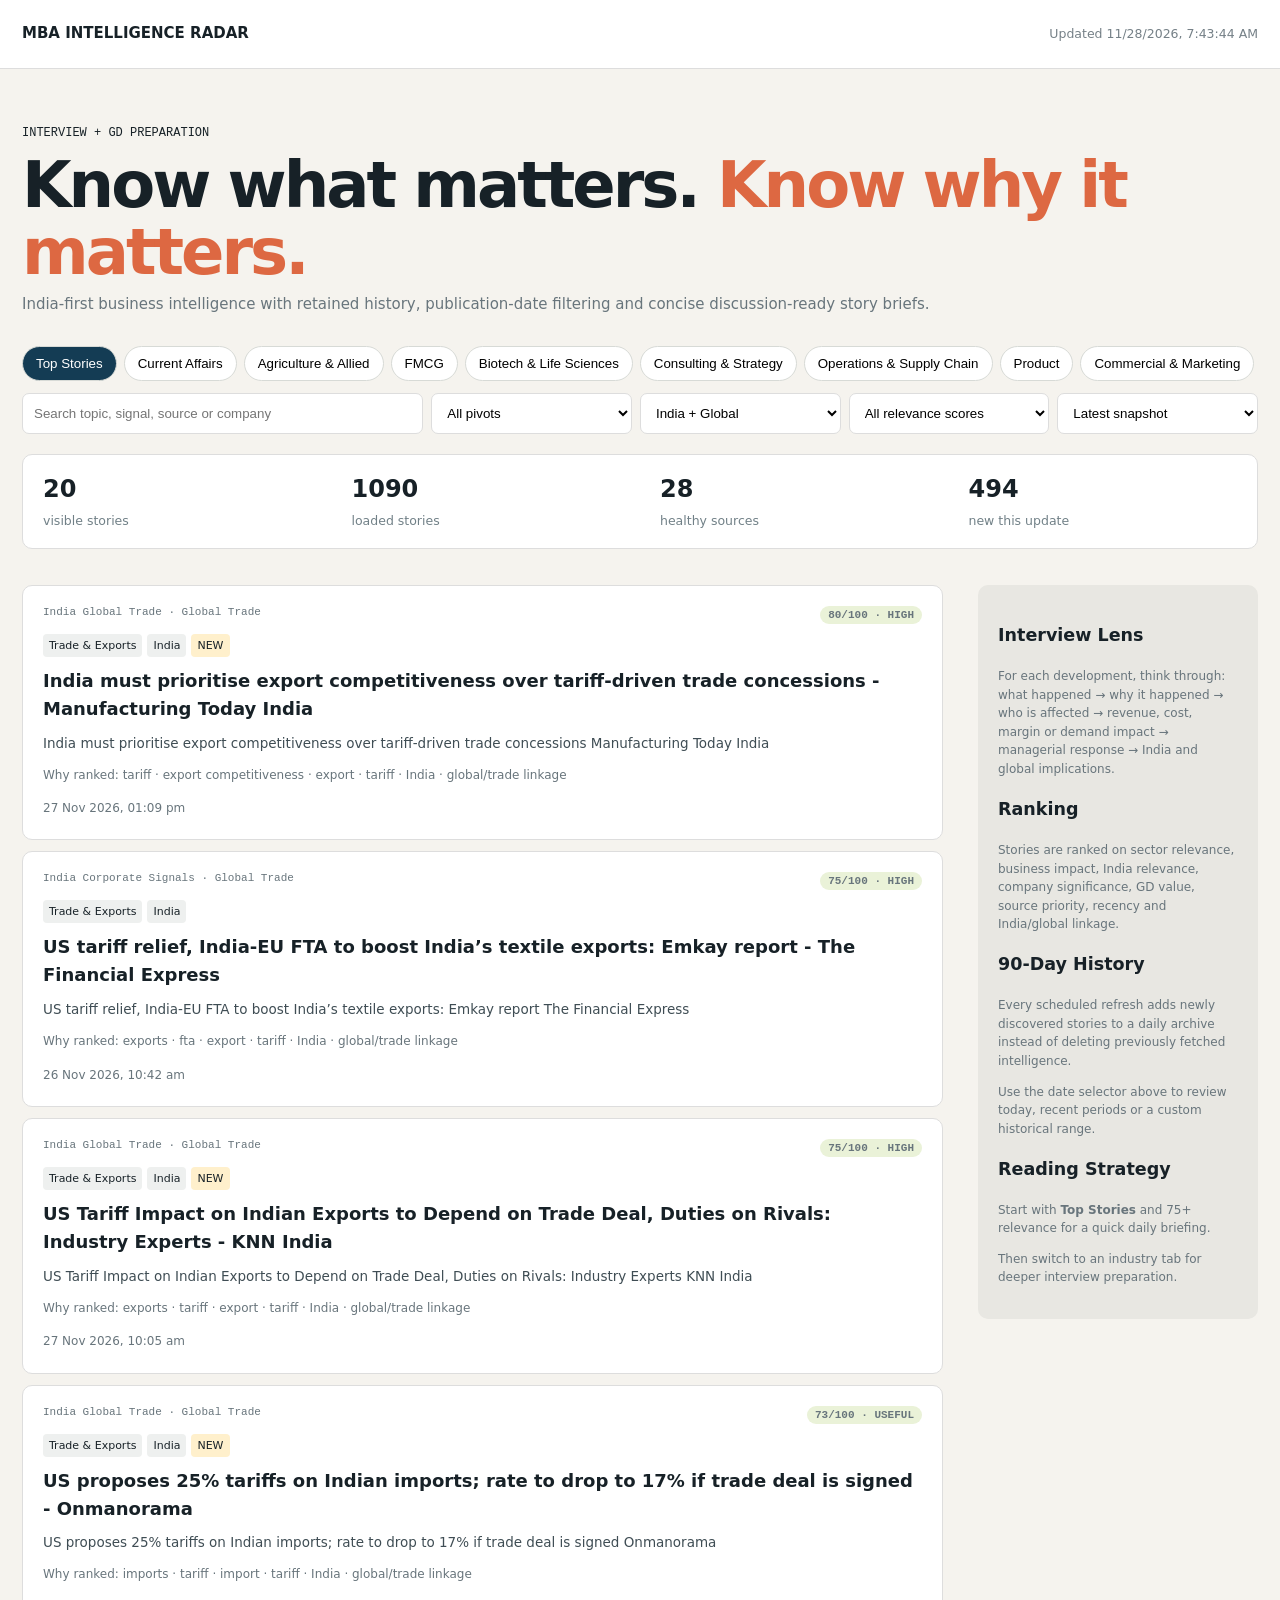
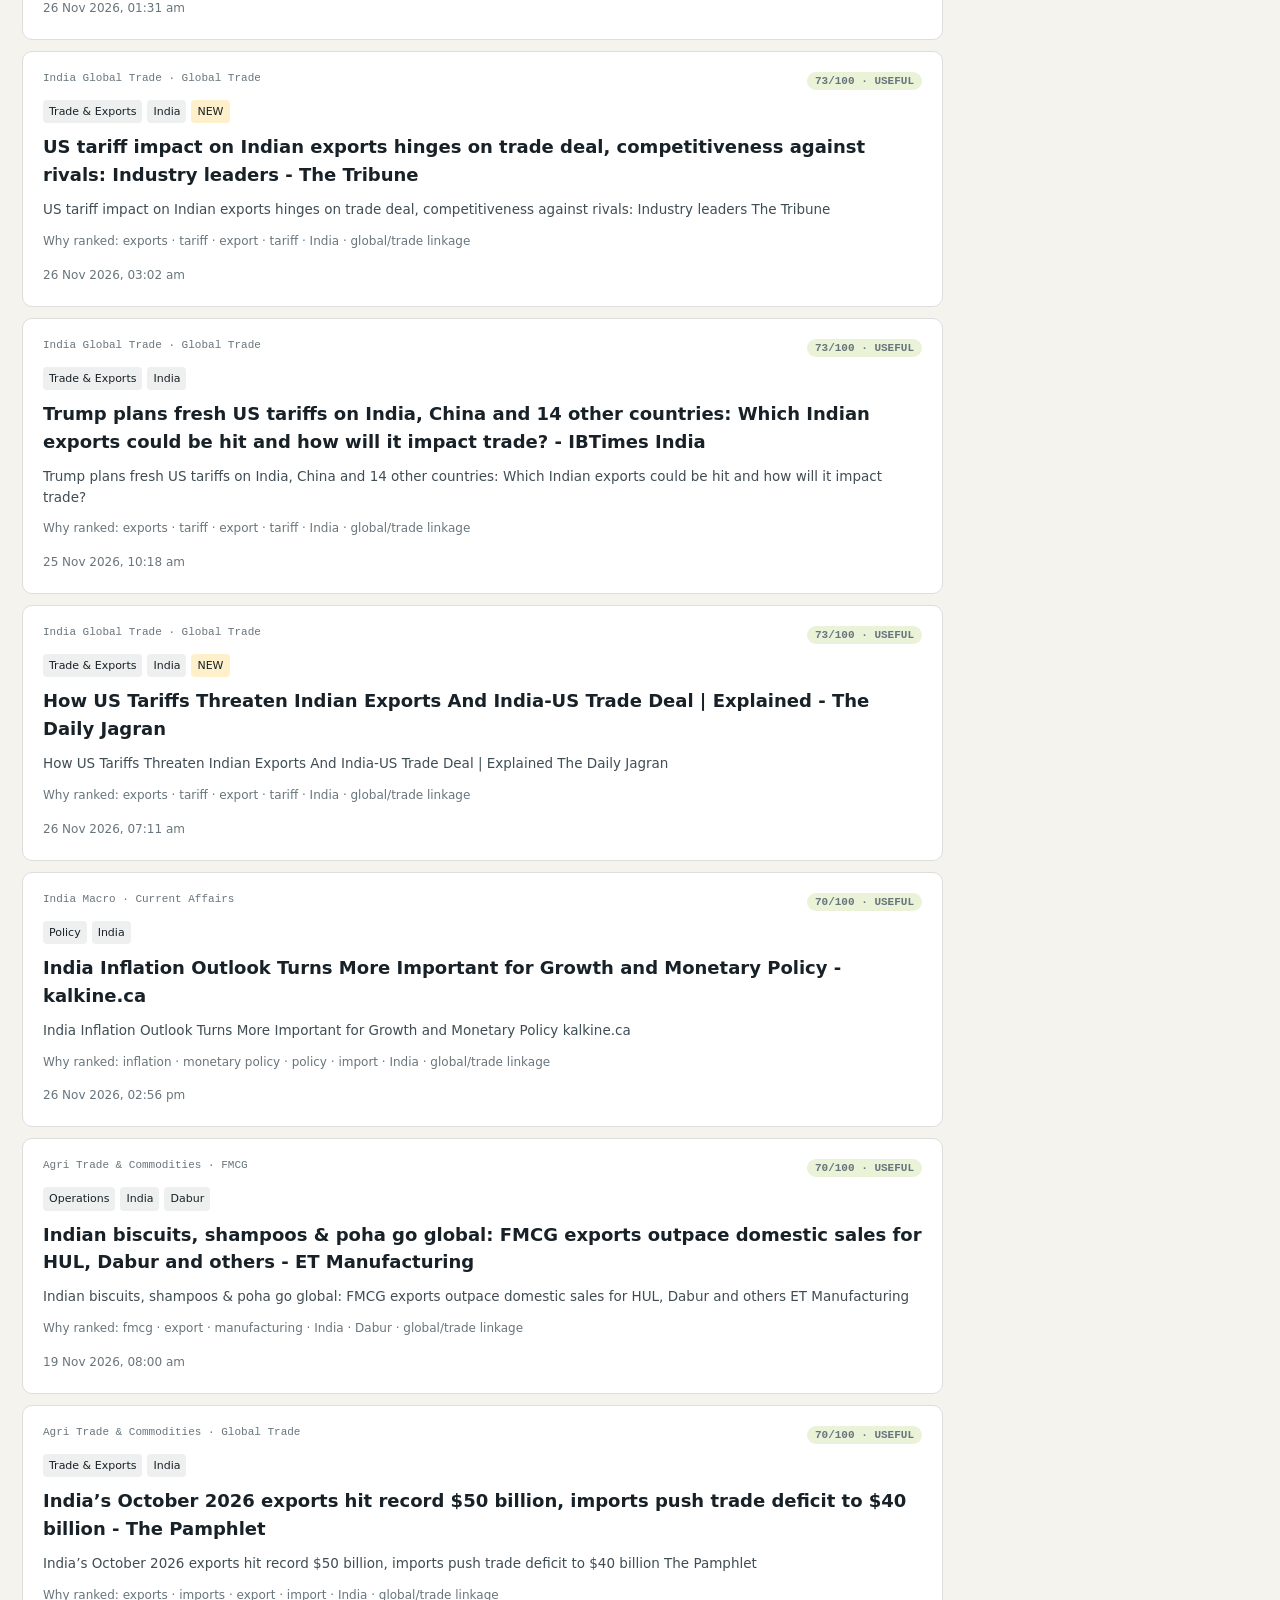
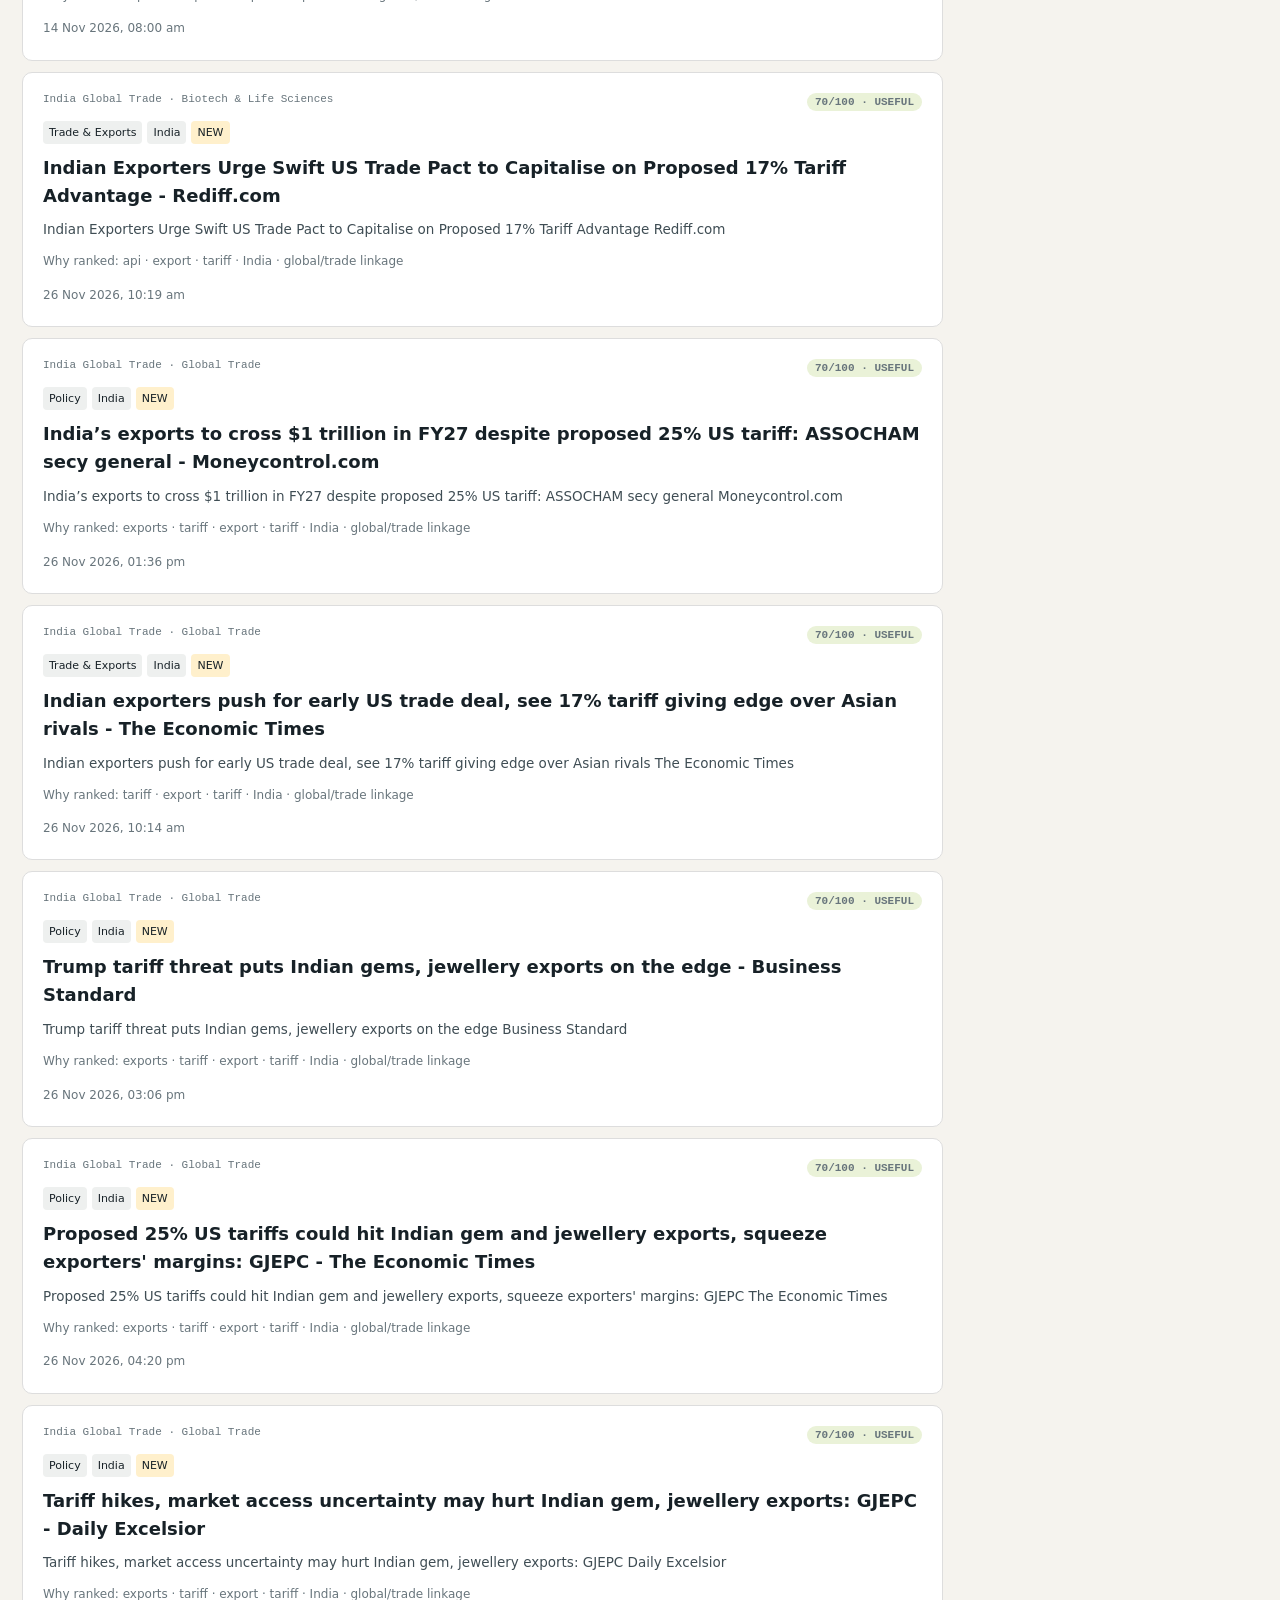
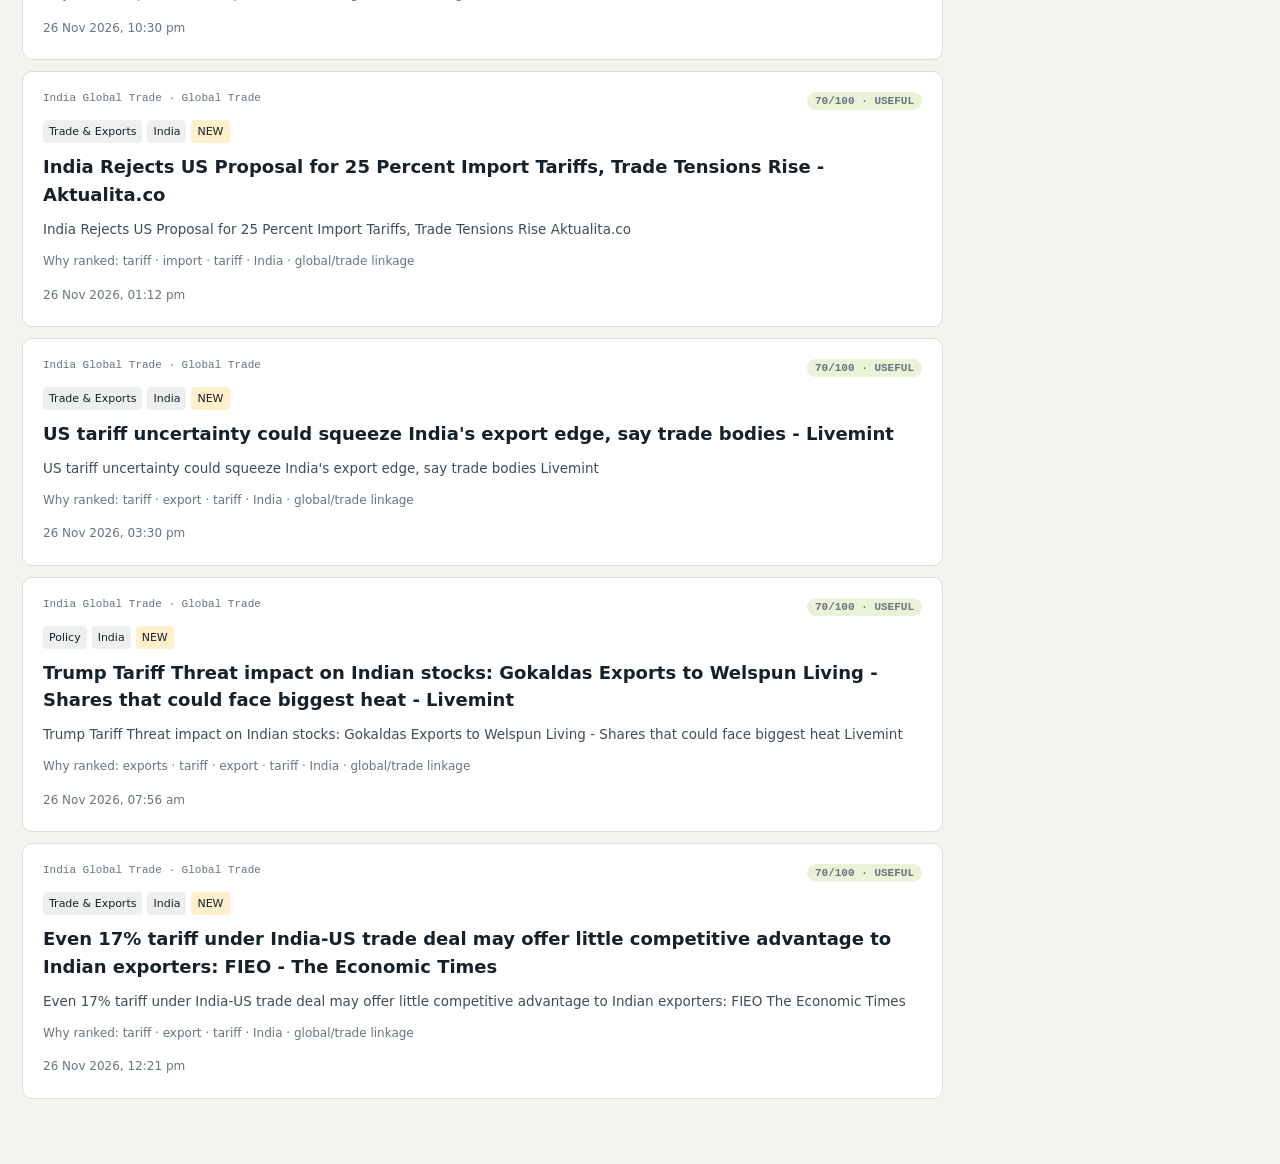
<file: index.html>
<!doctype html>
<html lang="en">

<head>
  <meta charset="utf-8">

  <meta
    name="viewport"
    content="width=device-width, initial-scale=1"
  >

  <meta
    name="description"
    content="MBA Interview and GD Intelligence Radar covering current affairs, agriculture, FMCG, biotech, consulting, operations, product, marketing and global trade."
  >

  <title>MBA Interview & GD Intelligence Radar</title>

  <link
    rel="stylesheet"
    href="styles.css"
  >
</head>


<body>

  <!-- =====================================================
       HEADER
       ===================================================== -->

  <header>

    <div>
      <b>
        MBA INTELLIGENCE RADAR
      </b>
    </div>

    <small id="updated">
      Loading latest snapshot…
    </small>

  </header>


  <main>

    <!-- ===================================================
         HERO
         =================================================== -->

    <section class="hero">

      <p>
        INTERVIEW + GD PREPARATION
      </p>

      <h1>
        Know what matters.
        <em>Know why it matters.</em>
      </h1>

      <span>
        India-first business intelligence with retained
        history, publication-date filtering and concise
        discussion-ready story briefs.
      </span>

    </section>


    <!-- ===================================================
         INDUSTRY TABS
         Generated dynamically by app.js
         =================================================== -->

    <nav
      id="tabs"
      aria-label="Industry navigation"
    ></nav>


    <!-- ===================================================
         FILTERS
         =================================================== -->

    <section class="filters">

      <!-- Search -->

      <input
        id="q"
        type="search"
        placeholder="Search topic, signal, source or company"
        aria-label="Search news"
      >


      <!-- Managerial Pivot -->

      <select
        id="pivot"
        aria-label="Filter by managerial pivot"
      >

        <option>
          All pivots
        </option>

        <option>
          Strategy
        </option>

        <option>
          Operations
        </option>

        <option>
          Product
        </option>

        <option>
          Commercial
        </option>

        <option>
          Policy
        </option>

        <option>
          Trade & Exports
        </option>

        <option>
          Companies
        </option>

      </select>


      <!-- Geography -->

      <select
        id="geo"
        aria-label="Filter by geography"
      >

        <option>
          India + Global
        </option>

        <option>
          India
        </option>

        <option>
          Global
        </option>

      </select>


      <!-- Relevance Score -->

      <select
        id="score"
        aria-label="Filter by relevance score"
      >

        <option value="0">
          All relevance scores
        </option>

        <option value="60">
          60+ Useful
        </option>

        <option value="75">
          75+ High relevance
        </option>

        <option value="85">
          85+ Must read
        </option>

      </select>


      <!-- Date / Archive Filter -->

      <select
        id="date"
        aria-label="Filter by date"
      >

        <option value="latest">
          Latest snapshot
        </option>

        <option value="1">
          Today
        </option>

        <option value="3">
          Last 3 days
        </option>

        <option value="7">
          Last 7 days
        </option>

        <option value="14">
          Last 14 days
        </option>

        <option value="30">
          Last 30 days
        </option>

        <option value="custom">
          Custom date range
        </option>

      </select>


      <!-- Custom Date Range -->

      <input
        id="from"
        type="date"
        aria-label="From date"
        hidden
      >

      <input
        id="to"
        type="date"
        aria-label="To date"
        hidden
      >

    </section>


    <!-- ===================================================
         DASHBOARD METRICS
         =================================================== -->

    <section class="stats">

      <div>

        <b id="count">
          0
        </b>

        <small>
          visible stories
        </small>

      </div>


      <div>

        <b id="total">
          0
        </b>

        <small>
          loaded stories
        </small>

      </div>


      <div>

        <b id="healthy">
          0
        </b>

        <small>
          healthy sources
        </small>

      </div>


      <div>

        <b id="newcount">
          0
        </b>

        <small>
          new this update
        </small>

      </div>

    </section>


    <!-- ===================================================
         MAIN CONTENT
         =================================================== -->

    <section class="layout">


      <!-- News cards are inserted here by app.js -->

      <div id="feed">

        <div class="empty">
          Loading intelligence…
        </div>

      </div>


      <!-- =================================================
           RIGHT SIDEBAR
           ================================================= -->

      <aside>


        <section>

          <h3>
            Interview Lens
          </h3>

          <p>
            For each development, think through:
            what happened → why it happened →
            who is affected → revenue, cost,
            margin or demand impact →
            managerial response →
            India and global implications.
          </p>

        </section>


        <section>

          <h3>
            Ranking
          </h3>

          <p>
            Stories are ranked on sector relevance,
            business impact, India relevance,
            company significance, GD value,
            source priority, recency and
            India/global linkage.
          </p>

        </section>


        <section>

          <h3>
            90-Day History
          </h3>

          <p>
            Every scheduled refresh adds newly
            discovered stories to a daily archive
            instead of deleting previously fetched
            intelligence.
          </p>

          <p>
            Use the date selector above to review
            today, recent periods or a custom
            historical range.
          </p>

        </section>


        <section>

          <h3>
            Reading Strategy
          </h3>

          <p>
            Start with <strong>Top Stories</strong>
            and 75+ relevance for a quick daily
            briefing.
          </p>

          <p>
            Then switch to an industry tab for
            deeper interview preparation.
          </p>

        </section>

      </aside>

    </section>

  </main>


  <!-- =====================================================
       APPLICATION
       ===================================================== -->

  <script src="app.js"></script>

</body>

</html>
</file>
<file: styles.css>
{box-sizing:border-box}body{margin:0;background:#f5f3ee;color:#172127;font:15px/1.55 system-ui,sans-serif}header{height:68px;padding:0 max(22px,calc((100vw - 1240px)/2));display:flex;align-items:center;justify-content:space-between;background:#fff;border-bottom:1px solid #ddd}header small{color:#758087}main{max-width:1240px;margin:auto;padding:45px 22px}.hero h1{font-size:clamp(38px,5vw,64px);line-height:1.04;letter-spacing:-3px;margin:8px 0}.hero em{font-style:normal;color:#dd6842}.hero span{color:#68757c}.hero p{font:12px monospace}nav{display:flex;gap:7px;overflow:auto;padding:30px 0 12px}nav button{white-space:nowrap;border:1px solid #d7dad6;background:white;border-radius:99px;padding:9px 13px}nav .on{background:#143c54;color:white}.filters{display:grid;grid-template-columns:2fr repeat(4,1fr);gap:8px}.filters>*{min-width:0;padding:11px;border:1px solid #ddd;border-radius:7px;background:white}.stats{display:grid;grid-template-columns:repeat(4,1fr);background:white;border:1px solid #ddd;border-radius:10px;margin:20px 0 36px}.stats div{padding:16px 20px}.stats b{display:block;font-size:24px}.stats small{color:#718087}.layout{display:grid;grid-template-columns:1fr 280px;gap:35px}#feed{display:grid;gap:11px}article{background:white;border:1px solid #ddd;border-radius:10px;padding:20px}.top{display:flex;justify-content:space-between;color:#68757c;font:11px monospace}.top b{background:#eaf2d8;padding:3px 8px;border-radius:99px}.tags{display:flex;gap:5px;margin:10px 0}.tags i{font-style:normal;font-size:11px;background:#eef0ef;padding:3px 6px;border-radius:4px}.tags .new{background:#fff0cc}article>a{font-size:18px;font-weight:800;color:#172127;text-decoration:none}.summary{margin:10px 0;color:#3f4d54;font-size:13.5px}article p,article small,aside p{color:#68757c;font-size:12px}aside{background:#e8e7e2;padding:20px;border-radius:10px;align-self:start}.empty{padding:30px;border:1px dashed #ccc}@media(max-width:850px){.filters{grid-template-columns:1fr 1fr}.layout{grid-template-columns:1fr}.stats{grid-template-columns:1fr 1fr}}
</file>
